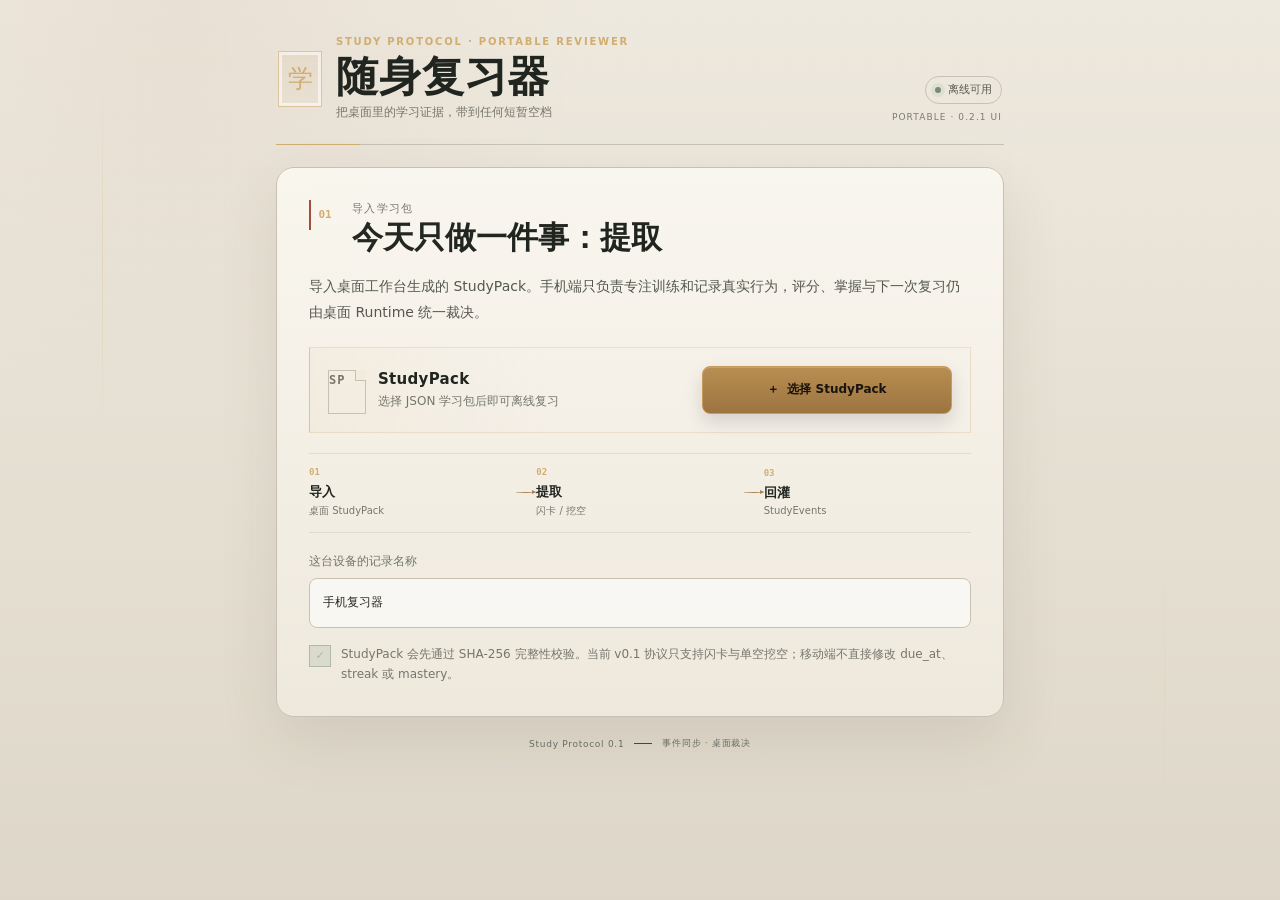
<file: portable-reviewer/index.html>
<!doctype html>
<html lang="zh-CN">
<head>
  <meta charset="utf-8">
  <meta name="viewport" content="width=device-width, initial-scale=1, viewport-fit=cover">
  <meta name="theme-color" content="#101310">
  <meta name="color-scheme" content="dark light">
  <title>随身复习器</title>
  <link rel="manifest" href="./manifest.webmanifest">
  <link rel="stylesheet" href="./styles.css">
</head>
<body>
  <div class="ambient" aria-hidden="true">
    <span class="ambient-line ambient-line-a"></span>
    <span class="ambient-line ambient-line-b"></span>
  </div>

  <main class="shell">
    <header class="topbar">
      <div class="brand-lockup">
        <span class="brand-mark" aria-hidden="true">学</span>
        <div>
          <p class="eyebrow">STUDY PROTOCOL · PORTABLE REVIEWER</p>
          <h1>随身复习器</h1>
          <p class="brand-note">把桌面里的学习证据，带到任何短暂空档</p>
        </div>
      </div>
      <div class="status-stack" aria-label="运行状态">
        <span id="offlineBadge" class="badge badge-live"><i aria-hidden="true"></i>离线可用</span>
        <span class="version-mark">PORTABLE · 0.2.1 UI</span>
      </div>
    </header>

    <section id="importPanel" class="panel intro-panel">
      <div class="section-heading">
        <span class="section-index">01</span>
        <div>
          <p class="section-label">导入学习包</p>
          <h2>今天只做一件事：提取</h2>
        </div>
      </div>

      <p class="lead">导入桌面工作台生成的 StudyPack。手机端只负责专注训练和记录真实行为，评分、掌握与下一次复习仍由桌面 Runtime 统一裁决。</p>

      <div class="import-zone">
        <div class="import-zone-copy">
          <span class="file-glyph" aria-hidden="true">SP</span>
          <div>
            <strong>StudyPack</strong>
            <span>选择 JSON 学习包后即可离线复习</span>
          </div>
        </div>
        <div class="import-actions">
          <label class="file-button" for="packInput" role="button" tabindex="0"><span aria-hidden="true">＋</span>选择 StudyPack</label>
          <button id="resumeButton" class="ghost hidden">恢复上次未完成复习</button>
        </div>
      </div>
      <input id="packInput" type="file" accept="application/json,.json" hidden>

      <div class="flow-strip" aria-label="学习同步流程">
        <div><b>01</b><span>导入</span><small>桌面 StudyPack</small></div>
        <i aria-hidden="true"></i>
        <div><b>02</b><span>提取</span><small>闪卡 / 挖空</small></div>
        <i aria-hidden="true"></i>
        <div><b>03</b><span>回灌</span><small>StudyEvents</small></div>
      </div>

      <div class="device-row">
        <label for="deviceLabel"><span>这台设备的记录名称</span><input id="deviceLabel" value="手机复习器" maxlength="120"></label>
      </div>

      <div class="trust-note">
        <span class="trust-mark" aria-hidden="true">✓</span>
        <p class="fine">StudyPack 会先通过 SHA-256 完整性校验。当前 v0.1 协议只支持闪卡与单空挖空；移动端不直接修改 due_at、streak 或 mastery。</p>
      </div>
    </section>

    <section id="sessionPanel" class="panel session-panel hidden" aria-live="polite">
      <div class="session-head">
        <div class="session-context">
          <span id="typeBadge" class="badge badge-type">闪卡</span>
          <span id="unitTitle" class="muted"></span>
        </div>
        <div class="progress-count" aria-label="当前进度">
          <span>进度</span>
          <strong id="progressText">0 / 0</strong>
        </div>
      </div>
      <div class="progress" aria-hidden="true"><span id="progressBar"></span></div>

      <div class="session-stage">
        <aside class="folio-rail" aria-hidden="true">
          <span>RECALL</span>
          <i></i>
          <span>ACTIVE</span>
        </aside>

        <article class="practice-card">
          <div class="source-line">
            <span>来源</span>
            <p id="sourceMeta" class="source-meta"></p>
          </div>
          <h2 id="promptText"></h2>

          <div id="clozeArea" class="answer-input-zone hidden">
            <label for="clozeInput">你的答案</label>
            <input id="clozeInput" autocomplete="off" autocapitalize="off" spellcheck="false" placeholder="先从记忆里提取，再核对">
            <button id="clozeCheckButton" class="primary action-primary">核对答案</button>
          </div>

          <div id="flashArea" class="answer-input-zone hidden">
            <p class="recall-cue">先在心里完整回答，再揭开答案</p>
            <button id="revealButton" class="primary action-primary">显示答案</button>
          </div>

          <div id="answerArea" class="answer-area hidden">
            <div class="answer-heading">
              <div>
                <p class="eyebrow">TARGET ANSWER</p>
                <h3>目标答案</h3>
              </div>
              <span class="answer-seal" aria-hidden="true">核</span>
            </div>
            <div id="answerText" class="answer-text"></div>
            <details>
              <summary><span>教材来源</span><small>展开原文</small></summary>
              <p id="sourceExcerpt"></p>
            </details>
            <p id="provisionalNote" class="provisional-note"></p>

            <div id="ratingButtons" class="rating-grid hidden" aria-label="闪卡自评">
              <button data-rating="again" aria-label="忘记"><b>忘记</b><small>尽快重来</small></button>
              <button data-rating="hard" aria-label="困难"><b>困难</b><small>仍需加固</small></button>
              <button data-rating="good" aria-label="记得"><b>记得</b><small>正常推进</small></button>
              <button data-rating="easy" aria-label="轻松"><b>轻松</b><small>稳定提取</small></button>
            </div>
            <button id="nextClozeButton" class="primary action-primary hidden">记录并下一题</button>
          </div>
        </article>
      </div>

      <div class="session-actions">
        <div class="sync-state"><i aria-hidden="true"></i><span id="sessionEventCount">0 条待同步</span></div>
        <div class="session-action-buttons">
          <button id="leaveButton" class="ghost">返回导入</button>
          <button id="exportButton" class="ghost ghost-accent">导出 StudyEvents</button>
        </div>
      </div>
    </section>

    <section id="donePanel" class="panel done-panel hidden">
      <div class="completion-mark" aria-hidden="true"><span>完</span></div>
      <p class="eyebrow">SESSION COMPLETE</p>
      <h2>这一轮已完成</h2>
      <p id="doneText" class="lead"></p>
      <div class="done-rule"><span></span><b>学习行为已留在本机</b><span></span></div>
      <button id="doneExportButton" class="primary action-primary">导出 StudyEvents</button>
      <button id="restartButton" class="ghost">重新查看本包</button>
    </section>

    <footer class="footer-note">
      <span>Study Protocol 0.1</span>
      <i></i>
      <span>事件同步 · 桌面裁决</span>
    </footer>
  </main>
  <script src="./app.js" defer></script>
</body>
</html>
</file>
<file: portable-reviewer/styles.css>
:root {
  color-scheme: dark light;
  --bg: #101310;
  --bg-deep: #090b09;
  --surface: #161a16;
  --surface-2: #1b201b;
  --surface-3: #22271f;
  --paper: #22231d;
  --paper-2: #1b1d18;
  --paper-raised: #282920;
  --ink: #eee8dc;
  --ink-soft: #bbb5aa;
  --text: #f1ede4;
  --muted: #9d9e94;
  --muted-strong: #c5c1b6;
  --line: #343931;
  --line-soft: rgba(214, 207, 188, .12);
  --accent: #a9814b;
  --accent-strong: #d0ad70;
  --accent-soft: rgba(169, 129, 75, .16);
  --seal: #9d4a3c;
  --seal-soft: rgba(157, 74, 60, .16);
  --good: #748d72;
  --good-soft: rgba(116, 141, 114, .17);
  --warning: #9a774a;
  --danger: #a85449;
  --danger-soft: rgba(168, 84, 73, .15);
  --shadow-shell: 0 26px 80px rgba(0, 0, 0, .26);
  --shadow-paper: 0 18px 42px rgba(0, 0, 0, .18);
  --radius-shell: 18px;
  --radius-control: 8px;
  --space-1: 6px;
  --space-2: 10px;
  --space-3: 14px;
  --space-4: 18px;
  --space-5: 24px;
  --space-6: 32px;
  --ease: cubic-bezier(.22, .61, .36, 1);
  --fast: 140ms;
  --normal: 240ms;
}

* { box-sizing: border-box; }
html { min-height: 100%; background: var(--bg-deep); }
html, body { margin: 0; min-height: 100%; }
body {
  min-height: 100dvh;
  background:
    radial-gradient(circle at 16% 0%, rgba(169, 129, 75, .08), transparent 28rem),
    radial-gradient(circle at 96% 28%, rgba(255,255,255,.025), transparent 20rem),
    linear-gradient(180deg, #101513 0%, var(--bg-deep) 100%);
  color: var(--text);
  font-family: ui-sans-serif, system-ui, -apple-system, BlinkMacSystemFont, "Segoe UI", "PingFang SC", "Microsoft YaHei", sans-serif;
  -webkit-font-smoothing: antialiased;
}
body::before {
  content: "";
  position: fixed;
  inset: 0;
  pointer-events: none;
  opacity: .18;
  background-image:
    linear-gradient(90deg, rgba(255,255,255,.018) 1px, transparent 1px),
    linear-gradient(rgba(255,255,255,.012) 1px, transparent 1px);
  background-size: 28px 28px;
  mask-image: linear-gradient(to bottom, #000, transparent 78%);
}

button, input { font: inherit; }
button { cursor: pointer; }
button, .file-button, input { -webkit-tap-highlight-color: transparent; }
button:disabled, input:disabled { cursor: not-allowed; opacity: .58; }
h1, h2, h3, p { margin-top: 0; }
h1, h2, h3 {
  font-family: ui-serif, "Songti SC", "STSong", "Noto Serif CJK SC", serif;
  font-weight: 600;
}

.ambient { position: fixed; inset: 0; pointer-events: none; overflow: hidden; }
.ambient-line { position: absolute; width: 1px; background: linear-gradient(180deg, transparent, rgba(208,173,112,.22), transparent); }
.ambient-line-a { height: 42vh; top: 8vh; left: 8vw; }
.ambient-line-b { height: 28vh; right: 9vw; bottom: 10vh; opacity: .45; }

.shell {
  width: min(760px, 100%);
  min-height: 100dvh;
  margin: 0 auto;
  padding: max(18px, env(safe-area-inset-top)) 16px max(28px, env(safe-area-inset-bottom));
  position: relative;
  z-index: 1;
}

.topbar {
  display: flex;
  align-items: flex-end;
  justify-content: space-between;
  gap: 18px;
  padding: 8px 2px 22px;
  border-bottom: 1px solid var(--line);
  position: relative;
}
.topbar::after {
  content: "";
  position: absolute;
  left: 0;
  bottom: -1px;
  width: 84px;
  height: 1px;
  background: var(--accent-strong);
}
.brand-lockup { display: flex; align-items: center; gap: 14px; min-width: 0; }
.brand-mark {
  flex: 0 0 auto;
  width: 44px;
  height: 56px;
  display: grid;
  place-items: center;
  border: 1px solid rgba(208, 173, 112, .52);
  background: linear-gradient(180deg, rgba(208,173,112,.13), rgba(208,173,112,.025));
  color: var(--accent-strong);
  font-family: ui-serif, "Songti SC", serif;
  font-size: 25px;
  box-shadow: inset 0 0 0 3px rgba(8,11,10,.28);
}
.eyebrow {
  color: var(--accent-strong);
  font-size: 10px;
  line-height: 1.2;
  letter-spacing: .18em;
  text-transform: uppercase;
  margin-bottom: 7px;
  font-weight: 700;
}
h1 {
  margin-bottom: 4px;
  font-size: clamp(28px, 6.6vw, 42px);
  line-height: 1.05;
  letter-spacing: .02em;
}
.brand-note { margin-bottom: 0; color: var(--muted); font-size: 12px; line-height: 1.55; }
.status-stack { display: grid; justify-items: end; gap: 8px; flex: 0 0 auto; }
.version-mark { color: #777c74; font-size: 9px; letter-spacing: .12em; }
.badge {
  display: inline-flex;
  align-items: center;
  gap: 7px;
  min-height: 28px;
  padding: 5px 9px;
  border: 1px solid var(--line);
  border-radius: 999px;
  color: var(--muted-strong);
  font-size: 11px;
  line-height: 1;
  background: rgba(255,255,255,.018);
}
.badge-live i { width: 6px; height: 6px; border-radius: 50%; background: var(--good); box-shadow: 0 0 0 4px rgba(116,141,114,.1); }
.badge-type { border-color: rgba(208,173,112,.34); color: var(--accent-strong); background: var(--accent-soft); }

.panel {
  margin-top: 18px;
  padding: clamp(20px, 5vw, 32px);
  border: 1px solid var(--line);
  background: linear-gradient(180deg, rgba(22, 28, 25, .98), rgba(14, 19, 17, .98));
  box-shadow: var(--shadow-shell);
  border-radius: var(--radius-shell);
  position: relative;
  overflow: clip;
}
.panel::before {
  content: "";
  position: absolute;
  inset: 0;
  pointer-events: none;
  background: linear-gradient(135deg, rgba(255,255,255,.026), transparent 25%);
}
.hidden { display: none !important; }

.section-heading { display: flex; gap: 13px; align-items: flex-start; margin-bottom: 17px; }
.section-index {
  display: grid;
  place-items: center;
  width: 30px;
  height: 30px;
  border-left: 2px solid var(--seal);
  color: var(--accent-strong);
  font: 700 11px/1 ui-monospace, SFMono-Regular, Menlo, monospace;
  background: rgba(255,255,255,.015);
}
.section-label { margin: 1px 0 3px; color: var(--muted); font-size: 11px; letter-spacing: .12em; }
.section-heading h2 { margin: 0; font-size: clamp(23px, 5vw, 31px); line-height: 1.25; }
.lead { color: #d2d0c7; line-height: 1.8; font-size: 14px; }
.fine, .muted, .source-meta { color: var(--muted); font-size: 12px; line-height: 1.65; }

.import-zone {
  margin: 22px 0 0;
  padding: 18px;
  border: 1px solid rgba(208, 173, 112, .25);
  border-left-color: rgba(208, 173, 112, .65);
  background:
    linear-gradient(90deg, rgba(208,173,112,.07), transparent 36%),
    rgba(255,255,255,.018);
  display: grid;
  gap: 16px;
}
.import-zone-copy { display: flex; align-items: center; gap: 12px; min-width: 0; }
.file-glyph {
  width: 38px;
  height: 44px;
  border: 1px solid var(--line);
  display: grid;
  place-items: center;
  color: var(--accent-strong);
  font: 700 10px/1 ui-monospace, SFMono-Regular, Menlo, monospace;
  letter-spacing: .08em;
  position: relative;
}
.file-glyph::after { content: ""; position: absolute; right: -1px; top: -1px; width: 10px; height: 10px; border-left: 1px solid var(--line); border-bottom: 1px solid var(--line); background: var(--surface); }
.import-zone-copy strong { display: block; font-size: 15px; letter-spacing: .02em; }
.import-zone-copy span { display: block; margin-top: 4px; color: var(--muted); font-size: 12px; line-height: 1.5; }
.import-actions { display: flex; gap: 10px; flex-wrap: wrap; }
.import-actions > * { flex: 1 1 180px; }

.file-button, .primary, .ghost, .rating-grid button {
  min-height: 48px;
  border-radius: var(--radius-control);
  padding: 0 16px;
  border: 1px solid var(--line);
  display: inline-flex;
  align-items: center;
  justify-content: center;
  gap: 8px;
  text-decoration: none;
  transition: transform var(--fast) var(--ease), border-color var(--fast) var(--ease), background var(--fast) var(--ease), color var(--fast) var(--ease), box-shadow var(--fast) var(--ease);
}
.file-button, .primary {
  background: linear-gradient(180deg, #b98e52, #9d7441);
  color: #17130d;
  border-color: #c79b5b;
  font-weight: 800;
  box-shadow: inset 0 1px rgba(255,255,255,.18), 0 8px 18px rgba(0,0,0,.13);
}
.file-button:hover, .primary:hover { background: linear-gradient(180deg, #c59b60, #a97e48); transform: translateY(-1px); }
.file-button:active, .primary:active, .ghost:active, .rating-grid button:active { transform: translateY(1px) scale(.995); }
.ghost, .rating-grid button { background: rgba(255,255,255,.025); color: var(--text); }
.ghost:hover, .rating-grid button:hover { border-color: #5a6258; background: rgba(255,255,255,.048); }
.ghost-accent { border-color: rgba(208,173,112,.34); color: var(--accent-strong); }

.flow-strip {
  display: grid;
  grid-template-columns: 1fr 20px 1fr 20px 1fr;
  align-items: center;
  margin: 20px 0;
  padding: 14px 0;
  border-top: 1px solid var(--line-soft);
  border-bottom: 1px solid var(--line-soft);
}
.flow-strip > div { min-width: 0; }
.flow-strip b { display: block; color: var(--accent-strong); font: 700 9px/1 ui-monospace, SFMono-Regular, Menlo, monospace; margin-bottom: 6px; }
.flow-strip span { display: block; font-size: 13px; font-weight: 700; }
.flow-strip small { display: block; color: var(--muted); font-size: 10px; margin-top: 3px; white-space: nowrap; overflow: hidden; text-overflow: ellipsis; }
.flow-strip i { height: 1px; background: linear-gradient(90deg, var(--line), var(--accent), var(--line)); position: relative; }
.flow-strip i::after { content: ""; position: absolute; right: 0; top: -2px; border-left: 4px solid var(--accent); border-top: 2px solid transparent; border-bottom: 2px solid transparent; }

.device-row { margin-top: 16px; }
label { display: grid; gap: 8px; color: var(--muted); font-size: 12px; }
input {
  width: 100%;
  min-height: 50px;
  border: 1px solid var(--line);
  border-radius: var(--radius-control);
  background: #0e1311;
  color: var(--text);
  padding: 11px 13px;
  outline: none;
  caret-color: var(--accent-strong);
  transition: border-color var(--fast) ease, box-shadow var(--fast) ease, background var(--fast) ease;
}
input::placeholder { color: #6f746c; }
input:focus { border-color: rgba(208,173,112,.72); box-shadow: 0 0 0 3px rgba(208,173,112,.09); background: #111714; }
input:focus-visible, button:focus-visible, .file-button:focus-visible, summary:focus-visible { outline: 2px solid var(--accent-strong); outline-offset: 3px; }

.trust-note { display: flex; gap: 10px; align-items: flex-start; margin-top: 17px; }
.trust-note p { margin-bottom: 0; }
.trust-mark { flex: 0 0 auto; display: grid; place-items: center; width: 22px; height: 22px; border: 1px solid rgba(116,141,114,.42); color: #a8b9a3; background: var(--good-soft); font-size: 11px; }

.session-panel { padding-bottom: 18px; }
.session-head { display: flex; justify-content: space-between; align-items: center; gap: 14px; }
.session-context { display: flex; gap: 9px; align-items: center; min-width: 0; }
.muted { overflow: hidden; text-overflow: ellipsis; white-space: nowrap; }
.progress-count { text-align: right; flex: 0 0 auto; }
.progress-count span { display: block; color: var(--muted); font-size: 9px; letter-spacing: .12em; text-transform: uppercase; margin-bottom: 3px; }
.progress-count strong { font: 700 14px/1.1 ui-monospace, SFMono-Regular, Menlo, monospace; color: var(--text); }
.progress { height: 2px; background: #303630; margin: 14px 0 20px; overflow: hidden; position: relative; }
.progress::after { content: ""; position: absolute; inset: 0; background: linear-gradient(90deg, transparent, rgba(255,255,255,.05), transparent); }
.progress span { display: block; height: 100%; width: 0; background: linear-gradient(90deg, var(--seal), var(--accent-strong)); transition: width var(--normal) var(--ease); }

.session-stage {
  display: grid;
  grid-template-columns: 34px minmax(0, 1fr);
  border: 1px solid rgba(208,173,112,.18);
  box-shadow: var(--shadow-paper);
  min-height: 410px;
  background: var(--paper-2);
}
.folio-rail {
  background: linear-gradient(180deg, #181c18, #131612);
  border-right: 1px solid rgba(208,173,112,.17);
  display: flex;
  flex-direction: column;
  align-items: center;
  padding: 18px 0;
  gap: 10px;
}
.folio-rail span { writing-mode: vertical-rl; color: #6e746c; font: 700 8px/1 ui-monospace, SFMono-Regular, Menlo, monospace; letter-spacing: .18em; }
.folio-rail i { flex: 1; width: 1px; min-height: 48px; background: linear-gradient(180deg, var(--accent), transparent); }
.practice-card {
  background:
    linear-gradient(90deg, rgba(208,173,112,.035) 1px, transparent 1px),
    linear-gradient(rgba(208,173,112,.018) 1px, transparent 1px),
    linear-gradient(180deg, var(--paper), var(--paper-2));
  background-size: 22px 22px, 22px 22px, auto;
  color: var(--ink);
  padding: clamp(22px, 5vw, 34px);
  min-width: 0;
  position: relative;
}
.practice-card::before {
  content: "";
  position: absolute;
  inset: 10px;
  border: 1px solid rgba(208,173,112,.085);
  pointer-events: none;
}
.practice-card.card-enter { animation: pageIn 320ms var(--ease) both; }
.source-line { display: flex; align-items: baseline; gap: 10px; padding-bottom: 14px; border-bottom: 1px solid rgba(208,173,112,.10); }
.source-line > span { flex: 0 0 auto; color: var(--seal); font-size: 10px; font-weight: 800; letter-spacing: .14em; }
.source-meta { margin: 0; color: #aaa69b; }
.practice-card h2 {
  color: var(--ink);
  font-size: clamp(25px, 6.3vw, 37px);
  line-height: 1.46;
  letter-spacing: .015em;
  font-weight: 600;
  margin: clamp(26px, 7vw, 44px) 0 clamp(26px, 7vw, 42px);
  text-wrap: pretty;
}
.answer-input-zone { display: grid; gap: 12px; }
.answer-input-zone label { color: #aaa69a; font-weight: 700; }
.answer-input-zone input { background: rgba(255,255,255,.035); border-color: rgba(208,173,112,.18); color: var(--ink); min-height: 54px; font-size: 16px; }
.answer-input-zone input::placeholder { color: #77786f; }
.answer-input-zone input:focus { background: rgba(255,255,255,.055); border-color: rgba(208,173,112,.68); box-shadow: 0 0 0 3px rgba(208,173,112,.08); }
.recall-cue { margin: -6px 0 2px; color: #929388; font-size: 12px; line-height: 1.6; }
.action-primary { min-height: 52px; }

.answer-area {
  margin-top: 28px;
  padding-top: 22px;
  border-top: 1px solid rgba(208,173,112,.12);
  animation: answerReveal 240ms var(--ease) both;
}
.answer-heading { display: flex; justify-content: space-between; align-items: flex-start; gap: 12px; }
.answer-heading .eyebrow { color: var(--accent-strong); margin-bottom: 4px; }
.answer-heading h3 { margin-bottom: 0; font-size: 20px; color: var(--ink); }
.answer-seal {
  display: grid;
  place-items: center;
  width: 30px;
  height: 30px;
  border: 1px solid rgba(157,74,60,.58);
  color: var(--seal);
  font-family: ui-serif, "Songti SC", serif;
  font-size: 15px;
  transform: rotate(-2deg);
}
.answer-text { white-space: pre-wrap; font-size: 18px; line-height: 1.85; color: var(--ink); margin-top: 14px; }
details { margin-top: 18px; padding: 12px 0; border-top: 1px dashed rgba(208,173,112,.14); border-bottom: 1px dashed rgba(208,173,112,.14); color: #aaa69a; }
summary { cursor: pointer; display: flex; align-items: center; justify-content: space-between; gap: 12px; list-style: none; font-size: 12px; font-weight: 700; }
summary::-webkit-details-marker { display: none; }
summary::after { content: "＋"; color: var(--accent-strong); font-size: 15px; }
details[open] summary::after { content: "−"; }
summary small { margin-left: auto; color: #85867d; font-weight: 500; }
details p { margin: 11px 0 0; line-height: 1.75; font-size: 13px; }
.provisional-note {
  margin: 16px 0;
  padding: 11px 12px 11px 34px;
  border-left: 2px solid #9a774a;
  background: rgba(154,119,74,.09);
  color: #c0b8a7;
  font-size: 12px;
  line-height: 1.65;
  position: relative;
}
.provisional-note::before { content: "i"; position: absolute; left: 12px; top: 12px; width: 13px; height: 13px; border: 1px solid currentColor; border-radius: 50%; display: grid; place-items: center; font: 700 9px/1 serif; }
.provisional-note.is-match { border-left-color: var(--good); background: rgba(116,141,114,.11); color: #b8c7b3; }
.provisional-note.is-mismatch { border-left-color: var(--warning); background: rgba(154,119,74,.11); color: #c6b392; }

.rating-grid { display: grid; grid-template-columns: repeat(4, 1fr); gap: 8px; }
.rating-grid button {
  min-height: 66px;
  padding: 10px 8px;
  background: rgba(255,255,255,.028);
  color: var(--text);
  border-color: rgba(208,173,112,.12);
  flex-direction: column;
  gap: 4px;
}
.rating-grid button b { font-size: 14px; }
.rating-grid button small { font-size: 9px; font-weight: 500; color: #87887f; }
.rating-grid button[data-rating="again"] { border-color: rgba(168,84,73,.38); }
.rating-grid button[data-rating="again"] b { color: #c4776a; }
.rating-grid button[data-rating="hard"] { border-color: rgba(154,119,74,.4); }
.rating-grid button[data-rating="hard"] b { color: #c09a65; }
.rating-grid button[data-rating="good"] { border-color: rgba(116,141,114,.44); }
.rating-grid button[data-rating="good"] b { color: #9eb49a; }
.rating-grid button[data-rating="easy"] { border-color: rgba(169,129,75,.45); }
.rating-grid button[data-rating="easy"] b { color: #d1aa71; }
.rating-grid button:hover { background: rgba(255,255,255,.055); border-color: currentColor; transform: translateY(-1px); }

.session-actions {
  display: grid;
  gap: 10px;
  margin-top: 16px;
  padding-top: 14px;
  border-top: 1px solid var(--line-soft);
}
.sync-state { display: flex; align-items: center; gap: 7px; color: var(--muted); font-size: 10px; }
.sync-state i { width: 6px; height: 6px; border-radius: 50%; background: var(--accent); box-shadow: 0 0 0 4px rgba(169,129,75,.08); }
.session-action-buttons { display: grid; grid-template-columns: .8fr 1.2fr; gap: 9px; }

.done-panel { text-align: center; padding-top: 32px; }
.completion-mark { width: 74px; height: 74px; margin: 0 auto 18px; display: grid; place-items: center; border: 1px solid rgba(157,74,60,.52); position: relative; transform: rotate(-1deg); }
.completion-mark::before { content: ""; position: absolute; inset: 5px; border: 1px solid rgba(157,74,60,.22); }
.completion-mark span { color: #c46d59; font: 600 32px/1 ui-serif, "Songti SC", serif; }
.done-panel h2 { font-size: clamp(25px, 6vw, 32px); margin-bottom: 10px; }
.done-panel .lead { max-width: 460px; margin-left: auto; margin-right: auto; }
.done-rule { display: grid; grid-template-columns: 1fr auto 1fr; align-items: center; gap: 10px; margin: 22px 0 16px; color: var(--muted); }
.done-rule span { height: 1px; background: var(--line); }
.done-rule b { font-size: 10px; letter-spacing: .08em; font-weight: 600; }
#donePanel button { width: 100%; margin-top: 9px; }

.footer-note { display: flex; align-items: center; justify-content: center; gap: 10px; padding: 20px 0 0; color: #686d66; font-size: 9px; letter-spacing: .08em; }
.footer-note i { width: 18px; height: 1px; background: #434a43; }

@keyframes answerReveal {
  from { opacity: 0; transform: translateY(6px); }
  to { opacity: 1; transform: translateY(0); }
}
@keyframes pageIn {
  from { opacity: .72; transform: translateY(5px); }
  to { opacity: 1; transform: translateY(0); }
}

@media (max-width: 520px) {
  .shell { padding-left: 12px; padding-right: 12px; }
  .topbar { align-items: center; padding-top: 4px; padding-bottom: 17px; }
  .brand-mark { width: 38px; height: 48px; font-size: 22px; }
  .brand-note, .status-stack .version-mark { display: none; }
  .panel { border-radius: 12px; padding: 18px; }
  .session-panel { padding-left: 12px; padding-right: 12px; }
  .practice-card { padding: 22px 18px; }
  .session-stage { grid-template-columns: 28px minmax(0, 1fr); }
  .folio-rail { padding: 15px 0; }
  .rating-grid { grid-template-columns: repeat(2, 1fr); }
  .session-action-buttons { grid-template-columns: 1fr 1.25fr; }
  .flow-strip { grid-template-columns: 1fr 12px 1fr 12px 1fr; }
}

@media (max-width: 360px) {
  .shell { padding-left: 9px; padding-right: 9px; }
  .panel { padding: 15px; }
  .session-panel { padding-left: 9px; padding-right: 9px; }
  .brand-lockup { gap: 9px; }
  .brand-mark { width: 34px; height: 44px; }
  h1 { font-size: 27px; }
  .topbar .badge { display: none; }
  .section-heading h2 { font-size: 22px; }
  .flow-strip small { display: none; }
  .session-head { align-items: flex-start; }
  .session-context { display: grid; gap: 6px; }
  .practice-card { padding: 20px 15px; }
  .practice-card h2 { font-size: 25px; }
  .rating-grid button { min-height: 62px; }
  .session-action-buttons { grid-template-columns: 1fr; }
}

@media (min-width: 700px) {
  .shell { padding-top: max(28px, env(safe-area-inset-top)); }
  .panel { margin-top: 22px; }
  .import-zone { grid-template-columns: 1fr auto; align-items: center; }
  .import-actions { min-width: 250px; }
  .session-stage { grid-template-columns: 42px minmax(0, 1fr); }
  .practice-card { min-height: 470px; }
}

@media (prefers-color-scheme: light) {
  :root {
    --bg: #ebe5d9;
    --bg-deep: #e0d8ca;
    --surface: #f1ebdf;
    --surface-2: #e8dfd1;
    --surface-3: #ded3c2;
    --text: #21251f;
    --muted: #75766d;
    --muted-strong: #585b53;
    --line: #c8c0b2;
    --line-soft: rgba(65,60,50,.1);
    --paper: #f3ecdf;
    --paper-2: #e9dfcf;
    --paper-raised: #faf5ea;
    --ink: #242821;
    --ink-soft: #585b53;
    --shadow-shell: 0 24px 60px rgba(80,66,45,.11);
    --shadow-paper: 0 18px 38px rgba(84,70,48,.13);
  }
  html { background: var(--bg-deep); }
  body {
    background:
      radial-gradient(circle at 14% 0%, rgba(157,74,60,.055), transparent 26rem),
      linear-gradient(180deg, #eee9de 0%, #ded7c9 100%);
  }
  body::before { opacity: .26; background-image: linear-gradient(90deg, rgba(68,58,45,.025) 1px, transparent 1px), linear-gradient(rgba(68,58,45,.018) 1px, transparent 1px); }
  .panel { background: linear-gradient(180deg, rgba(249,246,239,.98), rgba(238,232,221,.98)); }
  .lead { color: #55584f; }
  .brand-mark { box-shadow: inset 0 0 0 3px rgba(255,255,255,.55); }
  .file-glyph::after { background: #f2ecdf; }
  input { background: rgba(255,255,255,.56); color: #252922; }
  .ghost { color: #282c26; background: rgba(255,255,255,.35); }
  .session-stage { background: #e7ddcc; border-color: rgba(111,91,62,.18); }
  .folio-rail { background: linear-gradient(180deg, #ded3c1, #d3c6b3); border-right-color: rgba(111,91,62,.18); }
  .folio-rail span { color: #7b7467; }
  .folio-rail i { background: linear-gradient(180deg, #a9814b, transparent); }
  .practice-card {
    background:
      linear-gradient(90deg, rgba(95,76,50,.042) 1px, transparent 1px),
      linear-gradient(rgba(95,76,50,.024) 1px, transparent 1px),
      linear-gradient(180deg, var(--paper), var(--paper-2));
  }
  .practice-card::before { border-color: rgba(91,77,56,.10); }
  .source-line { border-bottom-color: rgba(70,72,63,.14); }
  .source-meta { color: #6e6f65; }
  .answer-input-zone label { color: #696a61; }
  .answer-input-zone input { background: rgba(255,255,255,.38); border-color: rgba(78,74,63,.25); color: var(--ink); }
  .answer-input-zone input::placeholder { color: #9a9588; }
  .answer-input-zone input:focus { background: rgba(255,255,255,.55); border-color: #9c7c50; box-shadow: 0 0 0 3px rgba(156,124,80,.10); }
  .recall-cue { color: #77776c; }
  .answer-area { border-top-color: rgba(66,68,60,.18); }
  .answer-heading .eyebrow { color: #8f6a39; }
  details { border-color: rgba(66,68,60,.22); color: #6c6d63; }
  summary::after { color: #8f6a39; }
  summary small { color: #989487; }
  .provisional-note { color: #585b51; }
  .provisional-note.is-match { color: #4f624f; }
  .provisional-note.is-mismatch { color: #67573f; }
  .rating-grid button { background: rgba(255,255,255,.22); color: #31342d; border-color: rgba(71,72,64,.22); }
  .rating-grid button small { color: #78776d; }
  .rating-grid button[data-rating="again"] b { color: #8d4138; }
  .rating-grid button[data-rating="hard"] b { color: #80613c; }
  .rating-grid button[data-rating="good"] b { color: #5b755b; }
  .rating-grid button[data-rating="easy"] b { color: #7e5d32; }
  .rating-grid button:hover { background: rgba(255,255,255,.42); }
  .sync-state { color: #6b6e65; }
  .done-panel .eyebrow { color: #8a6332; }
}

@media (prefers-reduced-motion: reduce) {
  *, *::before, *::after { scroll-behavior: auto !important; transition: none !important; animation: none !important; }
}
</file>
